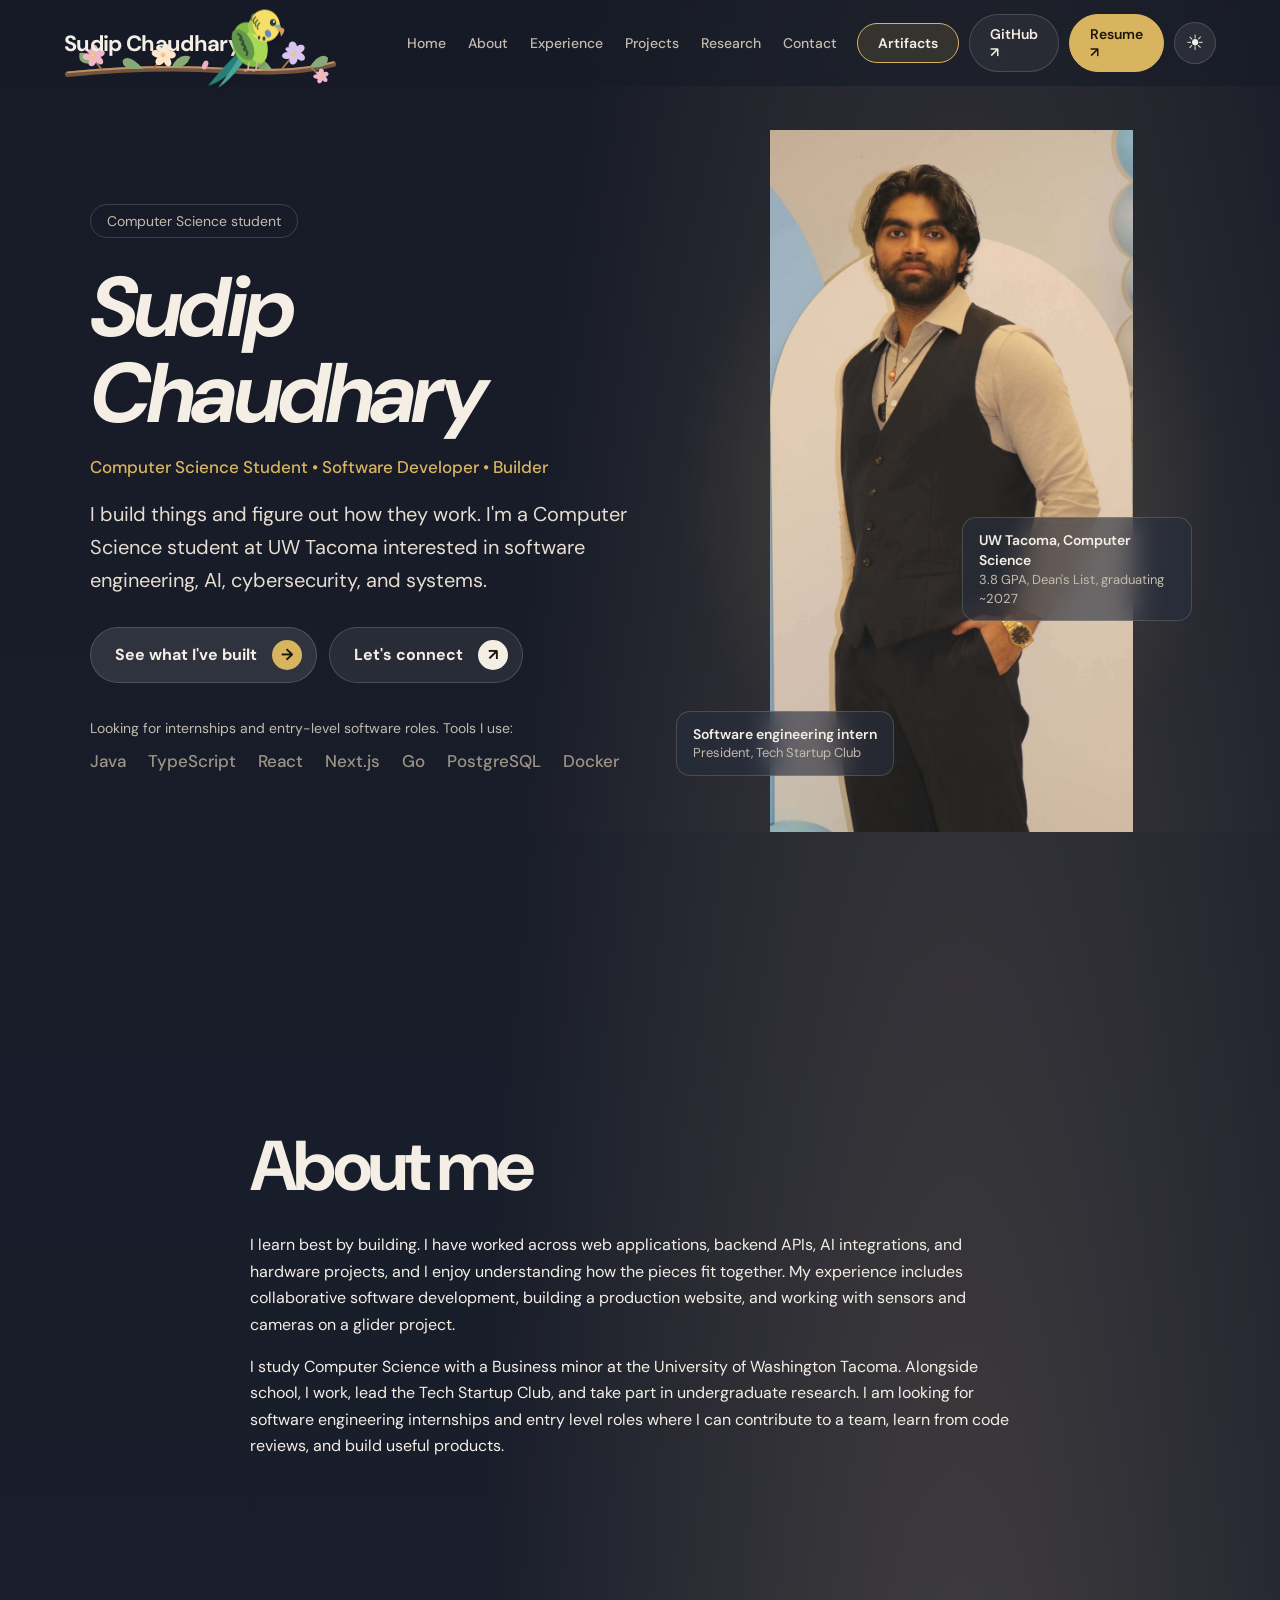
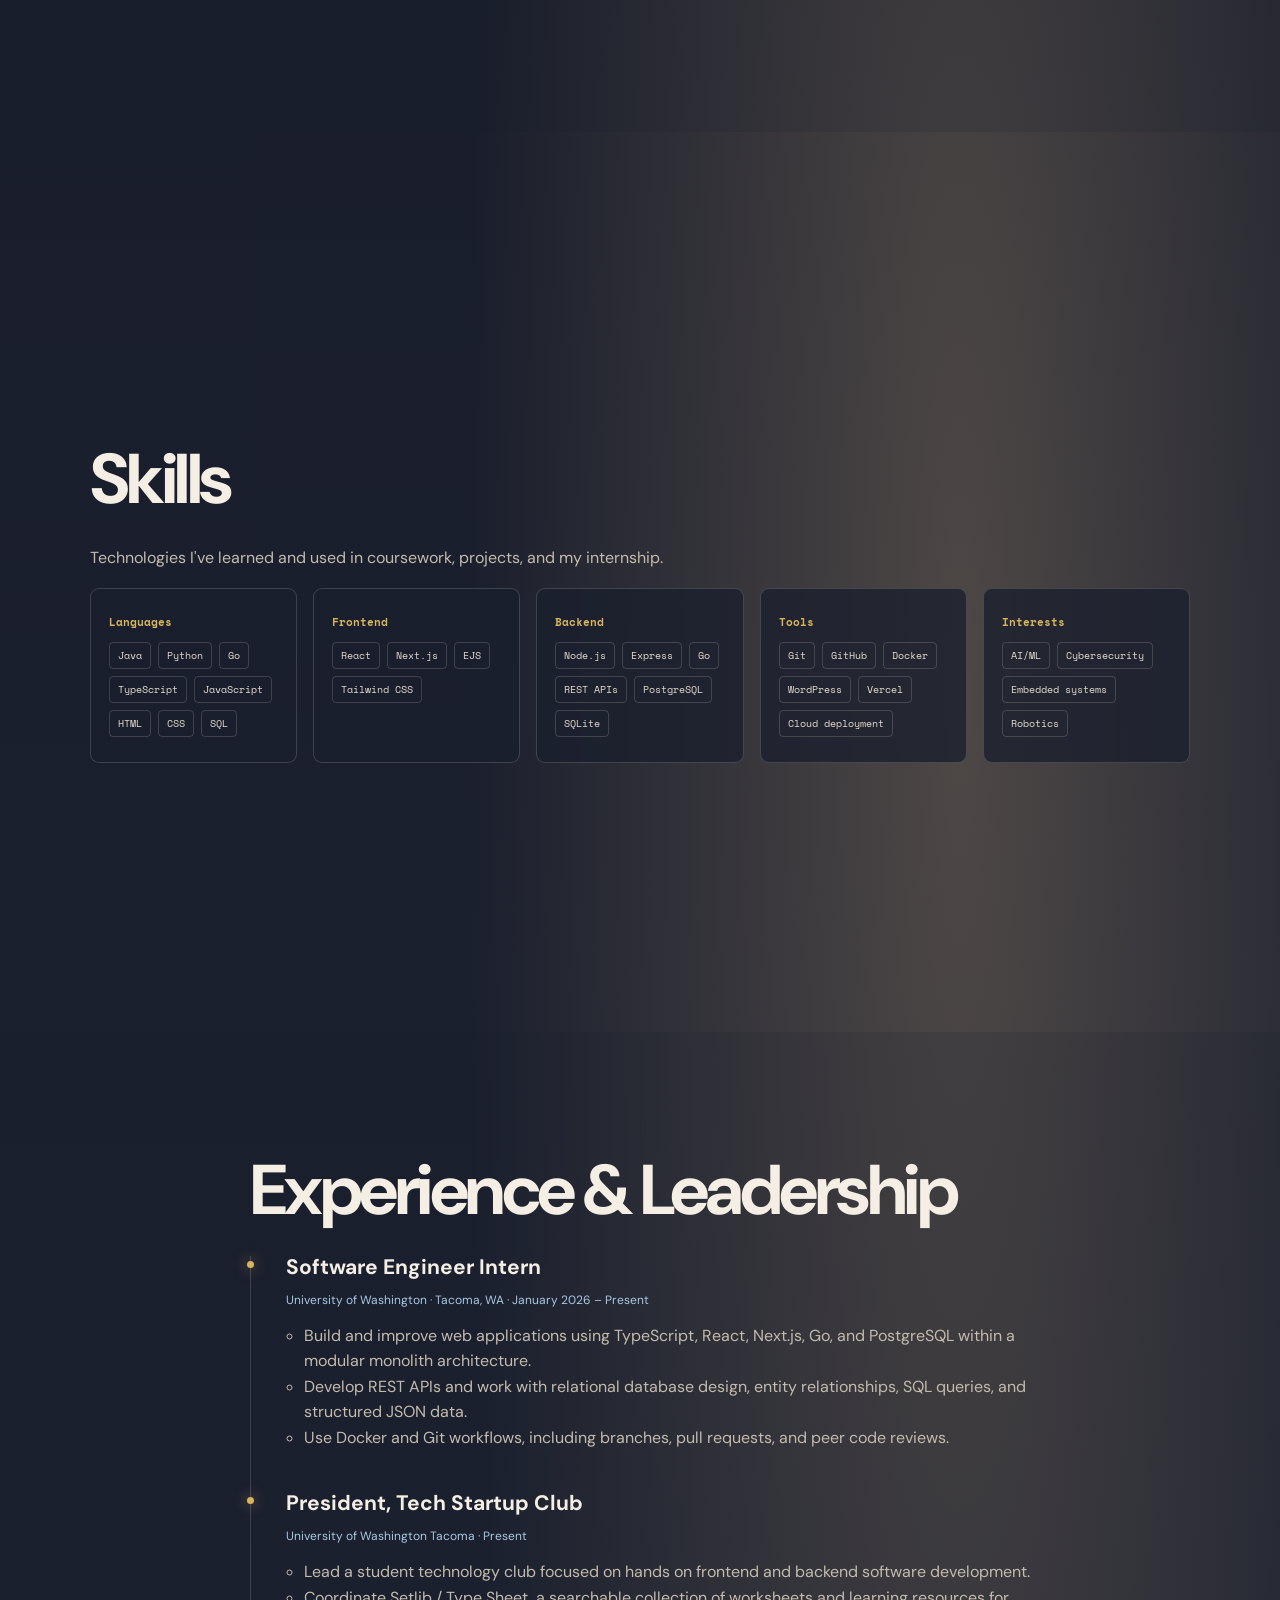
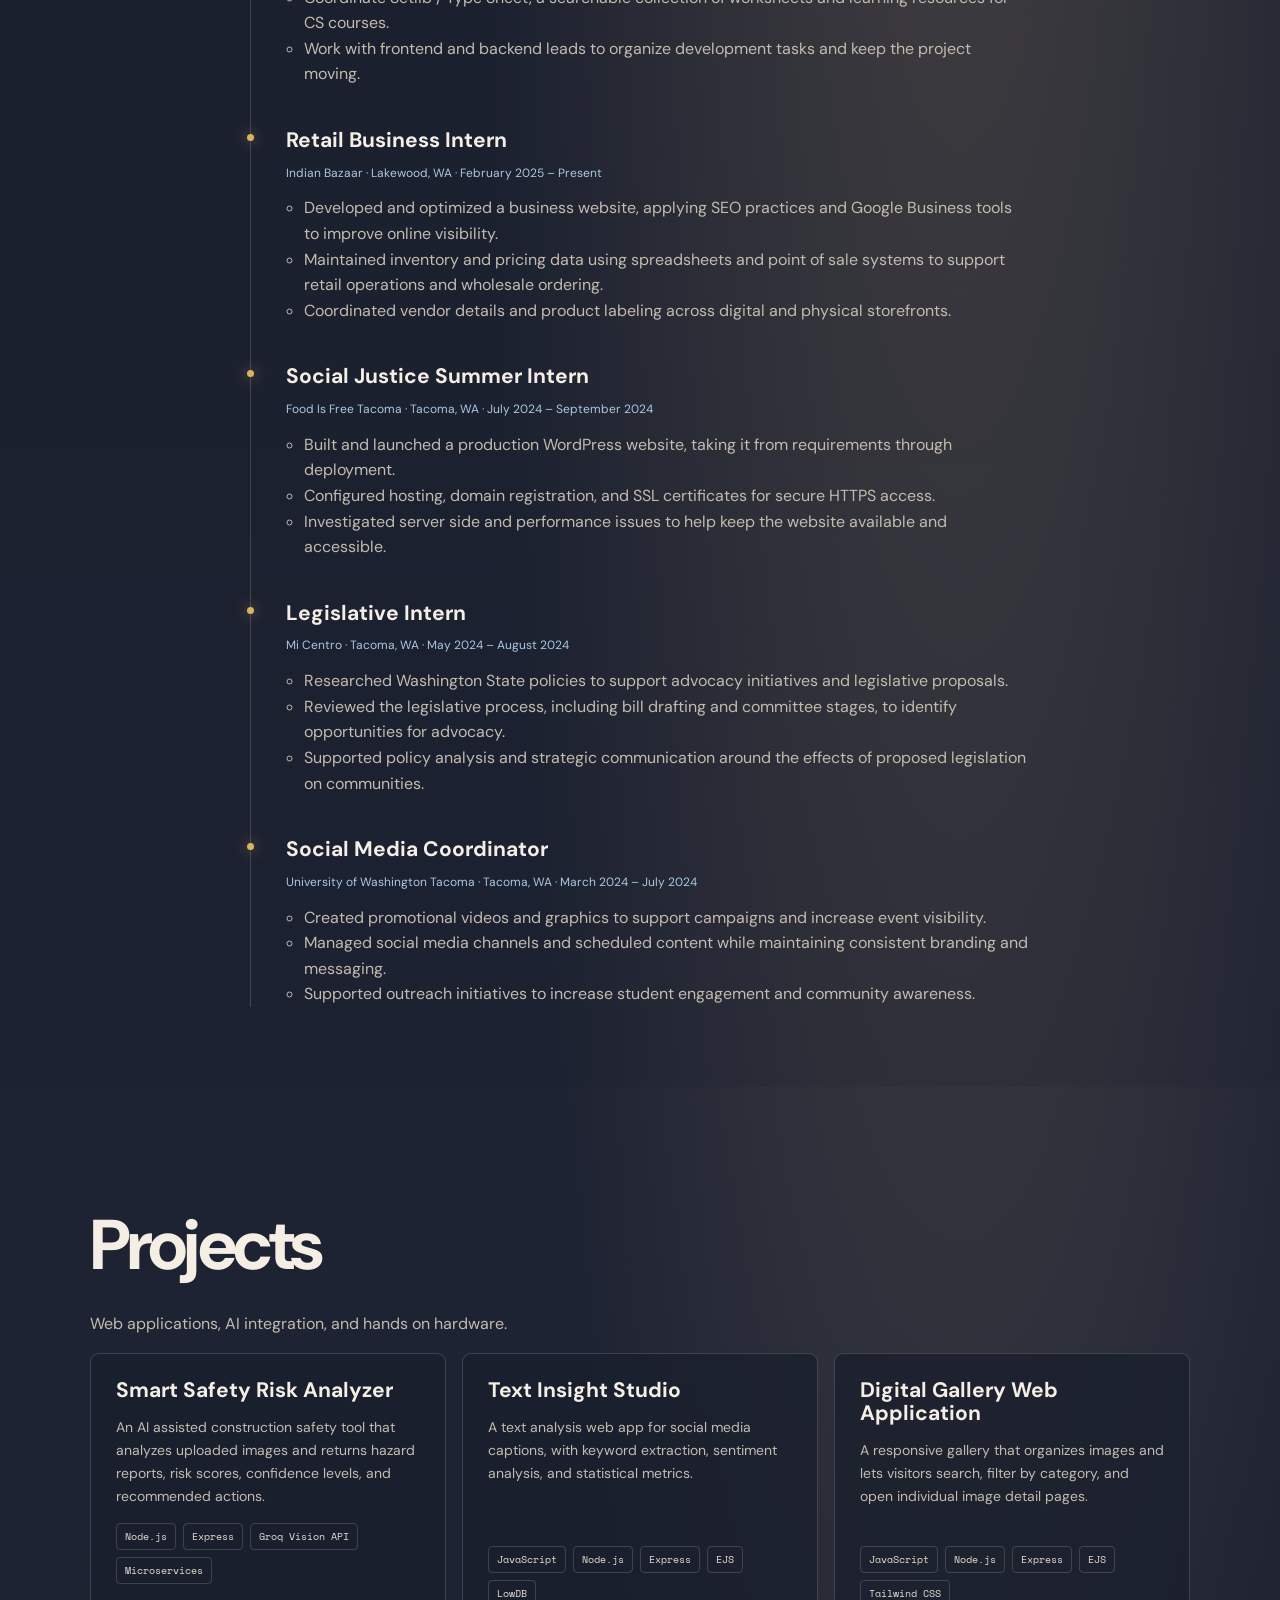
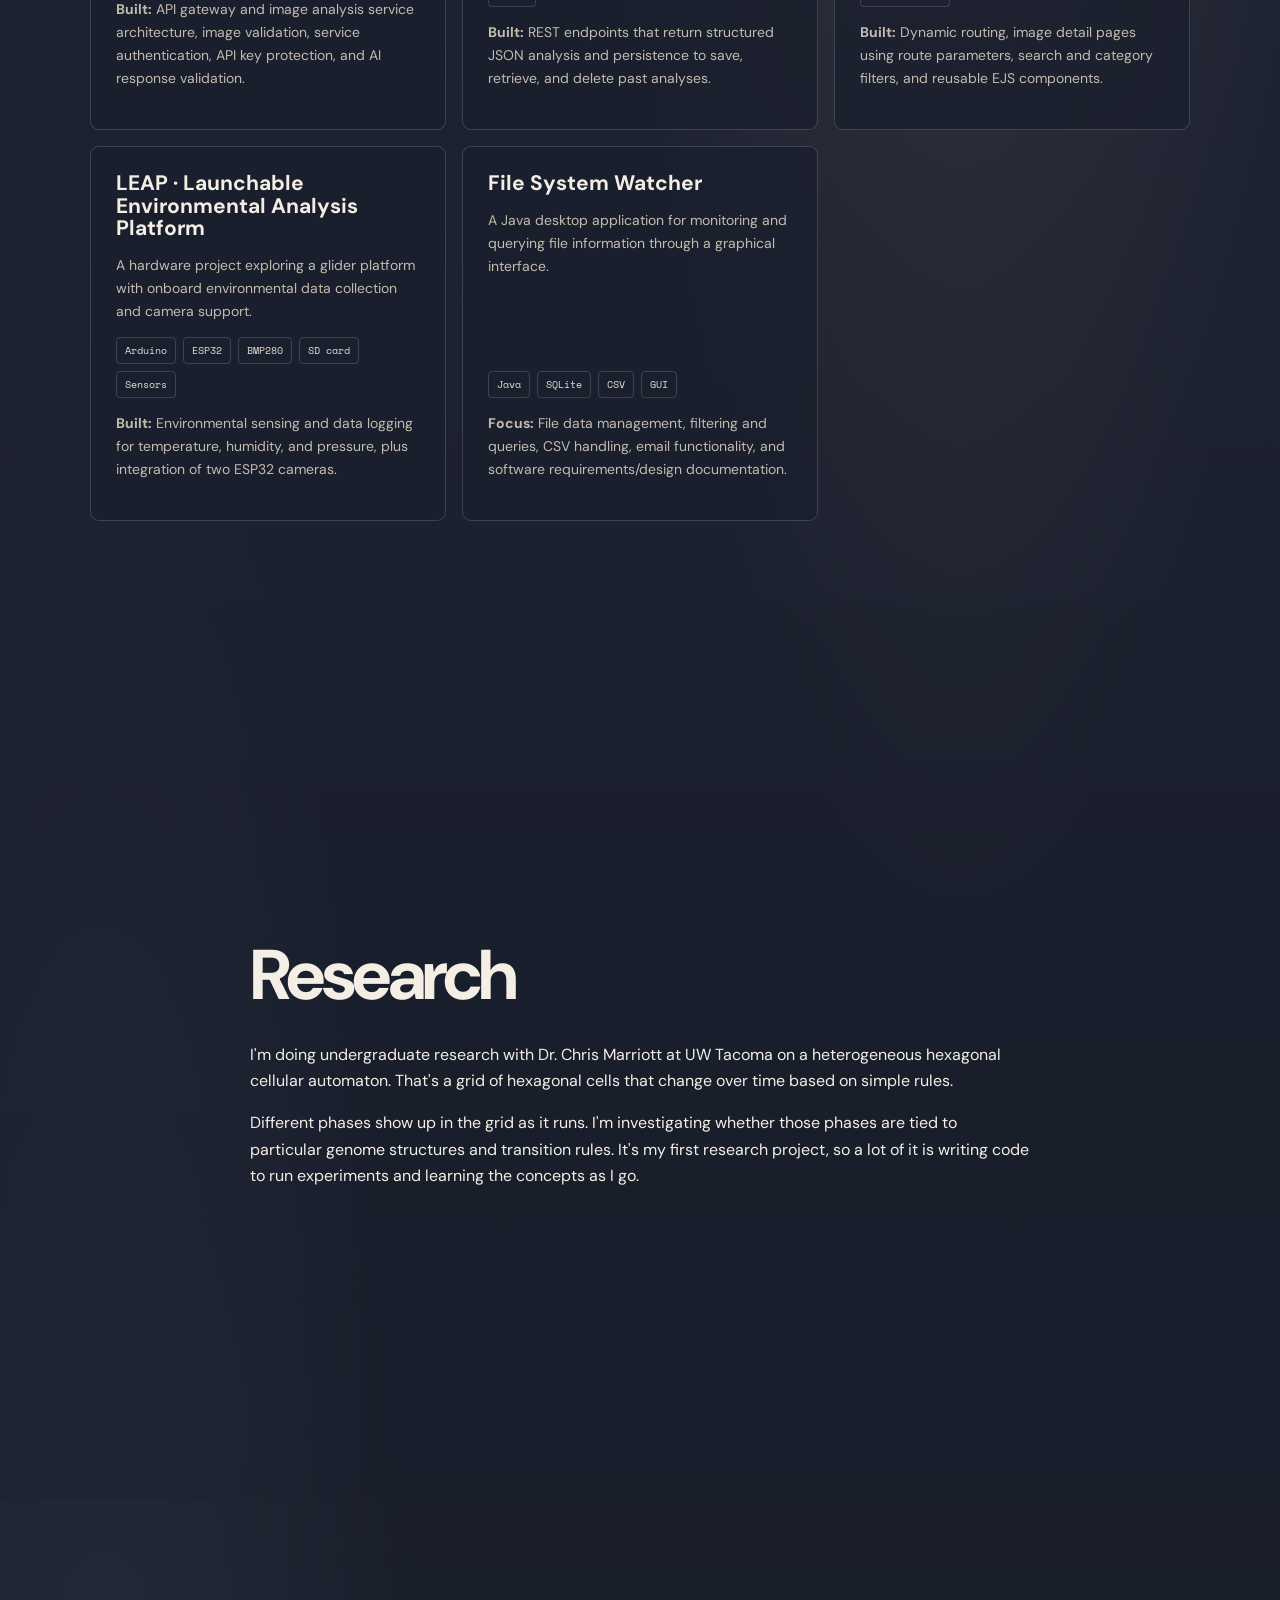
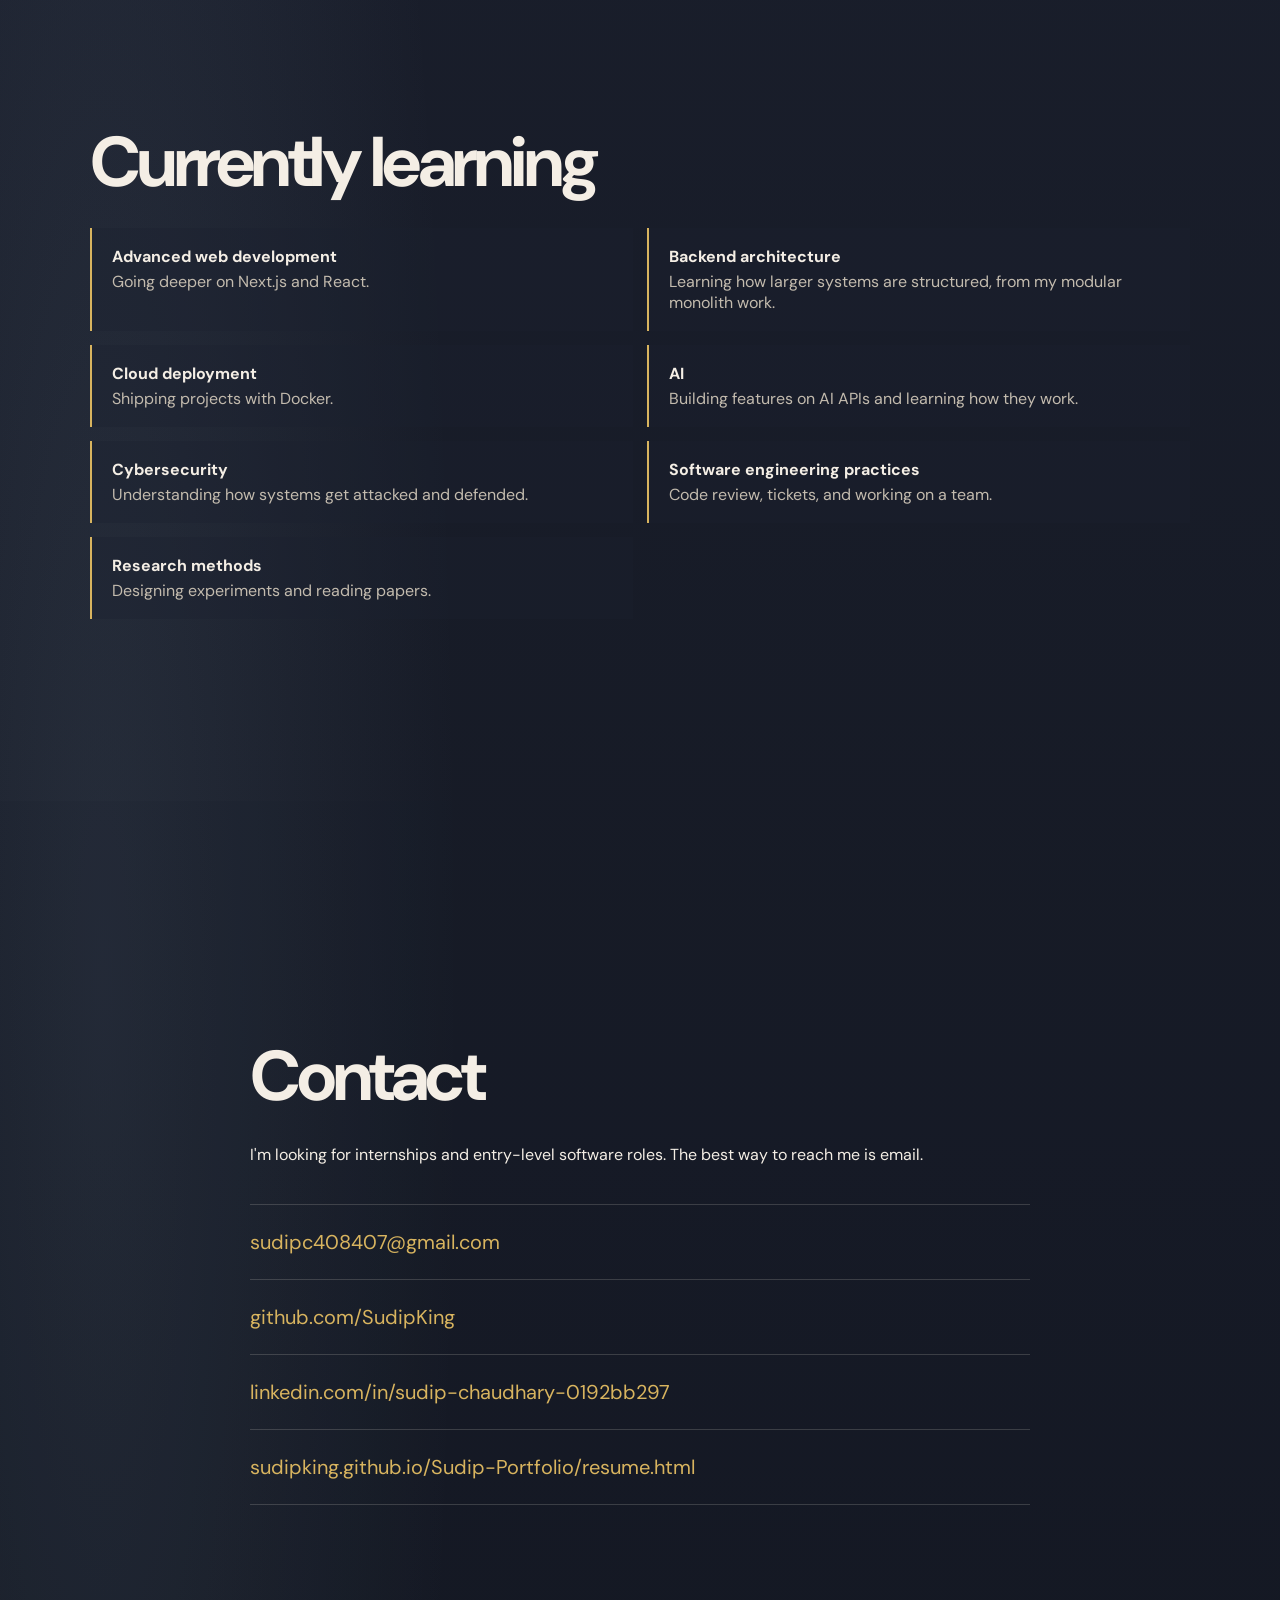
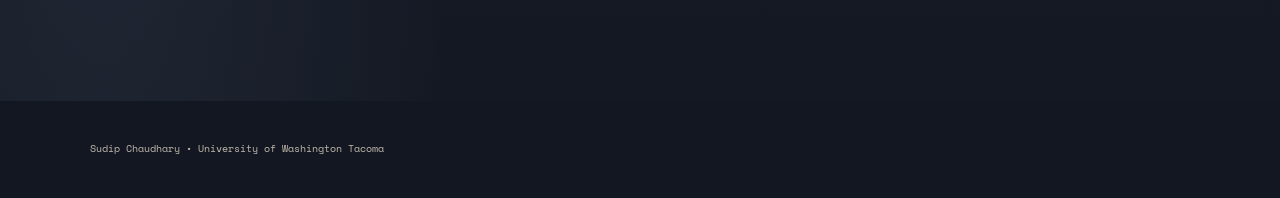
<file: index.html>
<!DOCTYPE html>
<html lang="en">
<head>
<meta charset="utf-8">
<meta name="viewport" content="width=device-width, initial-scale=1">
<title>Sudip Chaudhary | Computer Science & Software Engineering</title>
<meta name="description" content="Sudip Chaudhary is a UW Tacoma Computer Science student building software across web, AI, security, and systems.">
<link rel="preconnect" href="https://fonts.googleapis.com">
<link rel="preconnect" href="https://fonts.gstatic.com" crossorigin>
<link href="https://fonts.googleapis.com/css2?family=IBM+Plex+Sans:wght@400;500;600;700&display=swap" rel="stylesheet">
<script>
try { if (localStorage.getItem('portfolio-theme') === 'light') document.documentElement.dataset.theme = 'light'; } catch (_) {}
</script>
<link rel="stylesheet" href="css/style.css">
</head>
<body>
<a class="skip" href="#main">Skip to content</a>
<header class="nav"><a class="logo" href="#top">Sudip Chaudhary</a><svg class="parakeet-branch" viewBox="0 0 300 50" aria-hidden="true" focusable="false">
  <defs>
    <g id="perch-blossom">
      <path d="M0 0C-14-3-12-14-5-10C-4-22 9-20 8-9C20-14 24-1 12 2C23 12 12 20 5 10C0 23-12 17-7 7C-21 8-21-4-10-4Z" fill="currentColor"/>
      <circle r="3.5" fill="#edc46c"/><circle cx="-1" cy="-1" r="1" fill="#fff5d7"/>
    </g>
  </defs>
  <path d="M4 35Q100 26 175 31T294 24" fill="none" stroke="#76533e" stroke-width="6" stroke-linecap="round"/>
  <path d="M4 33Q100 24 175 29T294 22" fill="none" stroke="#bb9266" stroke-width="2" stroke-linecap="round"/>
  <path d="M42 31L31 17M98 29L109 13M238 29L252 12M269 27L280 38" fill="none" stroke="#9b7754" stroke-width="2"/>
  <g fill="#88aa76"><path d="M34 23Q14 26 17 12Q30 10 34 23ZM86 29Q71 12 64 20Q63 31 86 29ZM117 28Q125 11 138 16Q133 30 117 28ZM227 30Q213 10 207 20Q208 32 227 30ZM268 27Q280 10 288 17Q288 30 268 27Z"/></g>
  <g class="branch-blossoms">
    <use href="#perch-blossom" transform="translate(32 15) scale(.65)" style="color:#f1b6c8"/>
    <use href="#perch-blossom" transform="translate(108 14) scale(.7) rotate(18)" style="color:#ffe5cc"/>
    <use href="#perch-blossom" transform="translate(250 12) scale(.7) rotate(-12)" style="color:#d8c3ec"/>
    <use href="#perch-blossom" transform="translate(280 37) scale(.45)" style="color:#f1b6c8"/>
    <ellipse cx="154" cy="25" rx="3" ry="5" fill="#edb0c1" transform="rotate(25 154 25)"/>
  </g>
</svg><nav aria-label="Main"><a href="#top">Home</a><a href="#about">About</a><a href="#experience">Experience</a><a href="#projects">Projects</a><a href="#research">Research</a><a href="#contact">Contact</a></nav><div class="nav-cta"><a class="nav-artifacts" href="artifacts.html">Artifacts</a><a class="nav-github" href="https://github.com/SudipKing" target="_blank" rel="noopener">GitHub ↗</a><a class="nav-resume" href="resume.html">Resume ↗</a><button class="theme-toggle" type="button" aria-label="Switch to light mode" aria-pressed="false" title="Switch to light mode"><span class="theme-icon" aria-hidden="true">☀</span></button></div></header>
<main id="main" class="horizontal">
<section class="hero" id="top">
  <div class="wrap hero-grid">
    <div class="hero-copy">
      <span class="pill">Computer Science student</span>
      <h1>Sudip Chaudhary</h1>
      <p class="role">Computer Science Student • Software Developer • Builder</p>
      <p class="lead">I build things and figure out how they work. I'm a Computer Science student at UW Tacoma interested in software engineering, AI, cybersecurity, and systems.</p>
      <div class="btns">
        <a class="btn primary" href="#projects">See what I've built <span>→</span></a>
        <a class="btn" href="#contact">Let's connect <span>↗</span></a>
      </div>
      <p class="looking">Looking for internships and entry-level software roles. Tools I use:</p>
      <div class="strip" aria-label="Tools"><span>Java</span><span>TypeScript</span><span>React</span><span>Next.js</span><span>Go</span><span>PostgreSQL</span><span>Docker</span></div>
    </div>
    <div class="hero-photo">
      <img src="./assests/sudip.jpg" alt="Sudip Chaudhary" width="461" height="808">
      <div class="chip c1"><b>UW Tacoma, Computer Science</b>3.8 GPA, Dean's List, graduating ~2027</div>
      <div class="chip c2"><b>Software engineering intern</b>President, Tech Startup Club</div>
    </div>
  </div>
</section>
<section class="panel" id="about">
  <div class="wrap narrow">
    <h2>About me</h2>
    <p>I learn best by building. I have worked across web applications, backend APIs, AI integrations, and hardware projects, and I enjoy understanding how the pieces fit together. My experience includes collaborative software development, building a production website, and working with sensors and cameras on a glider project.</p>
    <p>I study Computer Science with a Business minor at the University of Washington Tacoma. Alongside school, I work, lead the Tech Startup Club, and take part in undergraduate research. I am looking for software engineering internships and entry level roles where I can contribute to a team, learn from code reviews, and build useful products.</p>
  </div>
</section>
<section class="panel alt" id="skills">
  <div class="wrap">
    <h2>Skills</h2>
    <p class="sub">Technologies I've learned and used in coursework, projects, and my internship.</p>
    <div class="skills">
      <div><h3>Languages</h3><ul class="tags"><li>Java</li><li>Python</li><li>Go</li><li>TypeScript</li><li>JavaScript</li><li>HTML</li><li>CSS</li><li>SQL</li></ul></div>
      <div><h3>Frontend</h3><ul class="tags"><li>React</li><li>Next.js</li><li>EJS</li><li>Tailwind CSS</li></ul></div>
      <div><h3>Backend</h3><ul class="tags"><li>Node.js</li><li>Express</li><li>Go</li><li>REST APIs</li><li>PostgreSQL</li><li>SQLite</li></ul></div>
      <div><h3>Tools</h3><ul class="tags"><li>Git</li><li>GitHub</li><li>Docker</li><li>WordPress</li><li>Vercel</li><li>Cloud deployment</li></ul></div>
      <div><h3>Interests</h3><ul class="tags"><li>AI/ML</li><li>Cybersecurity</li><li>Embedded systems</li><li>Robotics</li></ul></div>
    </div>
  </div>
</section>
<section class="panel" id="experience">
<div class="wrap narrow"><h2>Experience & Leadership</h2><ol class="timeline">
<li><h3>Software Engineer Intern</h3><p class="meta">University of Washington · Tacoma, WA · January 2026 – Present</p><ul><li>Build and improve web applications using TypeScript, React, Next.js, Go, and PostgreSQL within a modular monolith architecture.</li><li>Develop REST APIs and work with relational database design, entity relationships, SQL queries, and structured JSON data.</li><li>Use Docker and Git workflows, including branches, pull requests, and peer code reviews.</li></ul></li>
<li><h3>President, Tech Startup Club</h3><p class="meta">University of Washington Tacoma · Present</p><ul><li>Lead a student technology club focused on hands on frontend and backend software development.</li><li>Coordinate Setlib / Type Sheet, a searchable collection of worksheets and learning resources for CS courses.</li><li>Work with frontend and backend leads to organize development tasks and keep the project moving.</li></ul></li>
<li><h3>Retail Business Intern</h3><p class="meta">Indian Bazaar · Lakewood, WA · February 2025 – Present</p><ul><li>Developed and optimized a business website, applying SEO practices and Google Business tools to improve online visibility.</li><li>Maintained inventory and pricing data using spreadsheets and point of sale systems to support retail operations and wholesale ordering.</li><li>Coordinated vendor details and product labeling across digital and physical storefronts.</li></ul></li>
<li><h3>Social Justice Summer Intern</h3><p class="meta">Food Is Free Tacoma · Tacoma, WA · July 2024 – September 2024</p><ul><li>Built and launched a production WordPress website, taking it from requirements through deployment.</li><li>Configured hosting, domain registration, and SSL certificates for secure HTTPS access.</li><li>Investigated server side and performance issues to help keep the website available and accessible.</li></ul></li>
<li><h3>Legislative Intern</h3><p class="meta">Mi Centro · Tacoma, WA · May 2024 – August 2024</p><ul><li>Researched Washington State policies to support advocacy initiatives and legislative proposals.</li><li>Reviewed the legislative process, including bill drafting and committee stages, to identify opportunities for advocacy.</li><li>Supported policy analysis and strategic communication around the effects of proposed legislation on communities.</li></ul></li>
<li><h3>Social Media Coordinator</h3><p class="meta">University of Washington Tacoma · Tacoma, WA · March 2024 – July 2024</p><ul><li>Created promotional videos and graphics to support campaigns and increase event visibility.</li><li>Managed social media channels and scheduled content while maintaining consistent branding and messaging.</li><li>Supported outreach initiatives to increase student engagement and community awareness.</li></ul></li>
</ol></div></section>
<section class="panel alt" id="projects"><div class="wrap"><h2>Projects</h2><p class="sub">Web applications, AI integration, and hands on hardware.</p><div class="cards">
<article class="card"><h3>Smart Safety Risk Analyzer</h3><p>An AI assisted construction safety tool that analyzes uploaded images and returns hazard reports, risk scores, confidence levels, and recommended actions.</p><ul class="tags"><li>Node.js</li><li>Express</li><li>Groq Vision API</li><li>Microservices</li></ul><p class="mine"><strong>Built:</strong> API gateway and image analysis service architecture, image validation, service authentication, API key protection, and AI response validation.</p></article>
<article class="card"><h3>Text Insight Studio</h3><p>A text analysis web app for social media captions, with keyword extraction, sentiment analysis, and statistical metrics.</p><ul class="tags"><li>JavaScript</li><li>Node.js</li><li>Express</li><li>EJS</li><li>LowDB</li></ul><p class="mine"><strong>Built:</strong> REST endpoints that return structured JSON analysis and persistence to save, retrieve, and delete past analyses.</p></article>
<article class="card"><h3>Digital Gallery Web Application</h3><p>A responsive gallery that organizes images and lets visitors search, filter by category, and open individual image detail pages.</p><ul class="tags"><li>JavaScript</li><li>Node.js</li><li>Express</li><li>EJS</li><li>Tailwind CSS</li></ul><p class="mine"><strong>Built:</strong> Dynamic routing, image detail pages using route parameters, search and category filters, and reusable EJS components.</p></article>
<article class="card"><h3>LEAP · Launchable Environmental Analysis Platform</h3><p>A hardware project exploring a glider platform with onboard environmental data collection and camera support.</p><ul class="tags"><li>Arduino</li><li>ESP32</li><li>BMP280</li><li>SD card</li><li>Sensors</li></ul><p class="mine"><strong>Built:</strong> Environmental sensing and data logging for temperature, humidity, and pressure, plus integration of two ESP32 cameras.</p></article>
<article class="card"><h3>File System Watcher</h3><p>A Java desktop application for monitoring and querying file information through a graphical interface.</p><ul class="tags"><li>Java</li><li>SQLite</li><li>CSV</li><li>GUI</li></ul><p class="mine"><strong>Focus:</strong> File data management, filtering and queries, CSV handling, email functionality, and software requirements/design documentation.</p></article>
</div></div></section>
<section class="panel" id="research">
  <div class="wrap narrow">
    <h2>Research</h2>
    <p>I'm doing undergraduate research with Dr. Chris Marriott at UW Tacoma on a heterogeneous hexagonal cellular automaton. That's a grid of hexagonal cells that change over time based on simple rules.</p>
    <p>Different phases show up in the grid as it runs. I'm investigating whether those phases are tied to particular genome structures and transition rules. It's my first research project, so a lot of it is writing code to run experiments and learning the concepts as I go.</p>
  </div>
</section>
<section class="panel alt" id="learning">
  <div class="wrap">
    <h2>Currently learning</h2>
    <ul class="learn">
      <li><strong>Advanced web development</strong> Going deeper on Next.js and React.</li>
      <li><strong>Backend architecture</strong> Learning how larger systems are structured, from my modular monolith work.</li>
      <li><strong>Cloud deployment</strong> Shipping projects with Docker.</li>
      <li><strong>AI</strong> Building features on AI APIs and learning how they work.</li>
      <li><strong>Cybersecurity</strong> Understanding how systems get attacked and defended.</li>
      <li><strong>Software engineering practices</strong> Code review, tickets, and working on a team.</li>
      <li><strong>Research methods</strong> Designing experiments and reading papers.</li>
    </ul>
  </div>
</section>
<section class="panel" id="contact">
  <div class="wrap narrow">
    <h2>Contact</h2>
    <p>I'm looking for internships and entry-level software roles. The best way to reach me is email.</p>
    <ul class="contact-list">
      <li><a href="mailto:sudipc408407@gmail.com">sudipc408407@gmail.com</a></li>
      <li><a href="https://github.com/SudipKing" target="_blank" rel="noopener">github.com/SudipKing</a></li>
      <li><a href="https://www.linkedin.com/in/sudip-chaudhary-0192bb297" target="_blank" rel="noopener">linkedin.com/in/sudip-chaudhary-0192bb297</a></li>
      <li><a href="resume.html">sudipking.github.io/Sudip-Portfolio/resume.html</a></li>
    </ul>
  </div>
</section>
</main>
<footer><div class="wrap"><p>Sudip Chaudhary • University of Washington Tacoma</p></div></footer>
<canvas id="parakeet-bird" class="parakeet-bird" width="240" height="200" aria-hidden="true"></canvas>
<script src="js/theme.js"></script>
<script src="js/main.js"></script>
</body>
</html>
</file>
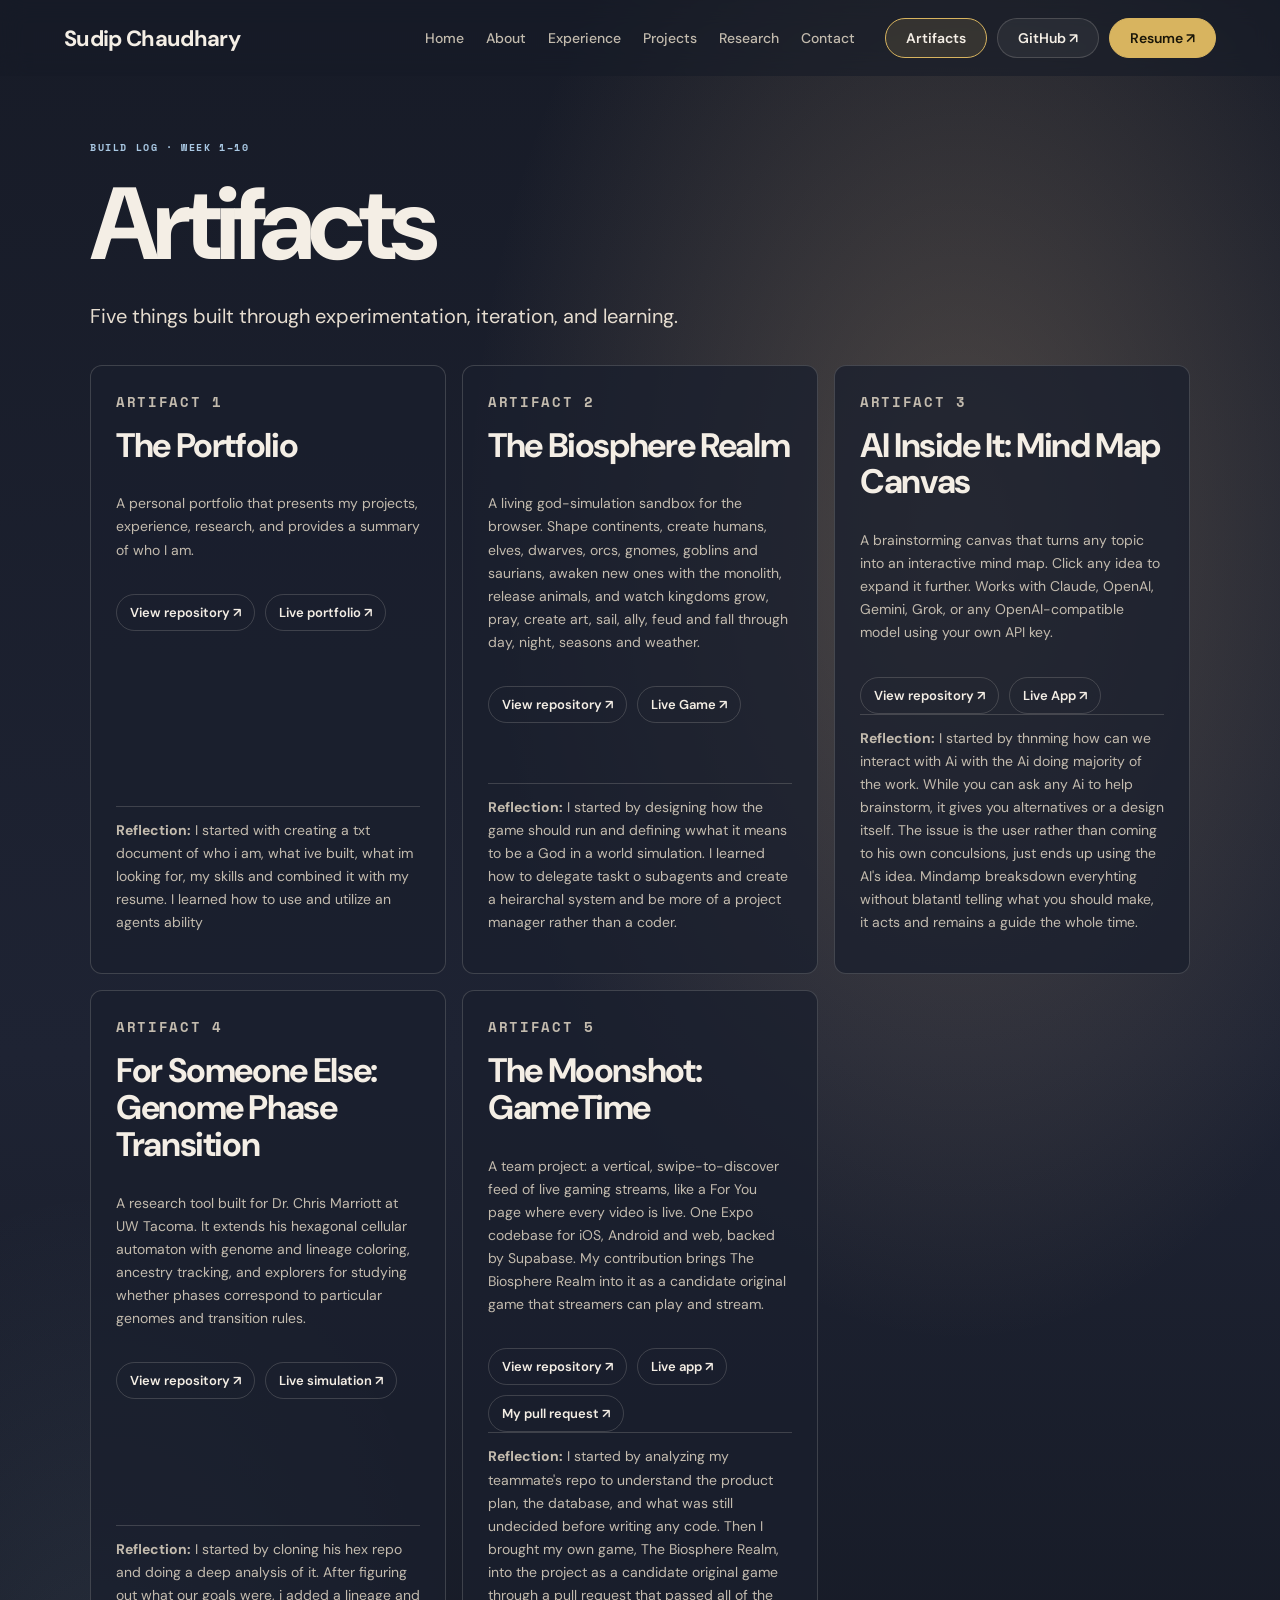
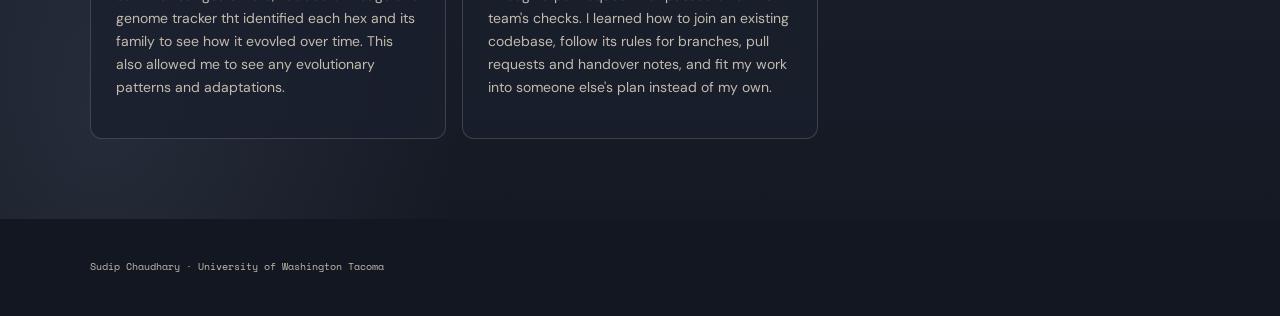
<file: artifacts.html>
<!doctype html>
<html lang="en">
<head>
<meta charset="utf-8">
<meta name="viewport" content="width=device-width,initial-scale=1">
<title>Artifacts | Sudip Chaudhary</title>
<meta name="description" content="Five artifacts documenting what I build, how my plans change, and what I learn along the way.">
<link rel="stylesheet" href="css/style.css">
<script>
try { if (localStorage.getItem('portfolio-theme') === 'light') document.documentElement.dataset.theme = 'light'; } catch (_) {}
</script>
</head>
<body>
<a class="skip" href="#main">Skip to content</a>
<header class="nav"><a class="logo" href="index.html#top">Sudip Chaudhary</a><nav aria-label="Main"><a href="index.html#top">Home</a><a href="index.html#about">About</a><a href="index.html#experience">Experience</a><a href="index.html#projects">Projects</a><a href="index.html#research">Research</a><a href="index.html#contact">Contact</a></nav><div class="nav-cta"><a class="nav-artifacts" href="artifacts.html" aria-current="page">Artifacts</a><a class="nav-github" href="https://github.com/SudipKing" target="_blank" rel="noopener">GitHub ↗</a><a class="nav-resume" href="resume.html">Resume ↗</a></div></header>
<main id="main" class="panel artifacts-page">
<div class="wrap">
<div class="artifacts-intro">
<p class="eyebrow">BUILD LOG · WEEK 1–10</p>
<h1>Artifacts</h1>
<p class="lead">Five things built through experimentation, iteration, and learning.</p>
</div>
  
<div class="artifact-grid">
<article class="artifact-card">
<p class="artifact-number">Artifact 1</p>
<h2>The Portfolio</h2>
<p>A personal portfolio that presents my projects, experience, research, and provides a summary of who I am.</p>
<div class="artifact-actions"><a class="artifact-link" href="https://github.com/SudipKing/Sudip-Portfolio" target="_blank" rel="noopener">View repository 
  ↗</a><a class="artifact-link" href="https://sudipking.github.io/Sudip-Portfolio/" target="_blank" rel="noopener">Live portfolio ↗</a></div>
<p class="artifact-reflection"><strong>Reflection:</strong> I started with creating a txt document of who i am, what ive built, what im looking for, my skills and combined it with my resume. I learned how to use and utilize an agents ability</p>
</article>
  
<article class="artifact-card">
<p class="artifact-number">Artifact 2</p>
<h2>The Biosphere Realm</h2>
<p>A living god-simulation sandbox for the browser. Shape continents, create humans, elves, dwarves, orcs, gnomes, goblins and saurians, awaken new ones with the monolith, release animals, and watch kingdoms grow, pray, create art, sail, ally, feud and fall through day, night, seasons and weather.</p>
<div class="artifact-actions"><a class="artifact-link" href="https://github.com/SudipKing/The-Biosphere-Realm" target="_blank" rel="noopener">View repository 
  ↗</a><a class="artifact-link" href="https://sudipking.github.io/The-Biosphere-Realm/" target="_blank" rel="noopener">Live Game ↗</a></div>
<p class="artifact-reflection"><strong>Reflection:</strong> I started by designing how the game should run and defining wwhat it means to be a God in a world simulation. I learned how to delegate taskt o subagents and create a heirarchal system and be more of a project manager rather than a coder.</p>
</article>
  
<article class="artifact-card">
<p class="artifact-number">Artifact 3</p>
<h2>AI Inside It: Mind Map Canvas</h2>
<p>A brainstorming canvas that turns any topic into an interactive mind map. Click any idea to expand it further. Works with Claude, OpenAI, Gemini, Grok, or any OpenAI-compatible model using your own API key.</p>
<div class="artifact-actions"><a class="artifact-link" href="https://github.com/SudipKing/Mind-Map-Canvas" target="_blank" rel="noopener">View repository 
  ↗</a><a class="artifact-link" href="https://sudipking.github.io/Mind-Map-Canvas/mindmap.html" target="_blank" rel="noopener">Live App ↗</a></div>
<p class="artifact-reflection"><strong>Reflection:</strong> I started by thnming how can we interact with Ai with the Ai doing majority of the work. While you can ask any Ai to help brainstorm, it gives you alternatives or a design itself. The issue is the user rather than coming to his own conculsions, just ends up using the AI's idea. Mindamp breaksdown everyhting without blatantl telling what you should make, it acts and remains a guide the whole time.</p>
</article>
  
<article class="artifact-card">
<p class="artifact-number">Artifact 4</p>
<h2>For Someone Else: Genome Phase Transition</h2>
<p>A research tool built for Dr. Chris Marriott at UW Tacoma. It extends his hexagonal cellular automaton with genome and lineage coloring, ancestry tracking, and explorers for studying whether phases correspond to particular genomes and transition rules.</p>
<div class="artifact-actions"><a class="artifact-link" href="https://github.com/SudipKing/Genome-Phase-Transition" target="_blank" rel="noopener">View repository 
  ↗</a><a class="artifact-link" href="https://sudipking.github.io/Genome-Phase-Transition/" target="_blank" rel="noopener">Live simulation ↗</a></div>
<p class="artifact-reflection"><strong>Reflection:</strong> I started by cloning his hex repo and doing a deep analysis of it. After figuring out what our goals were, i added a lineage and genome tracker tht identified each hex and its family to see how it evovled over time. This also allowed me to see any evolutionary patterns and adaptations.</p>
</article>
  
<article class="artifact-card">
<p class="artifact-number">Artifact 5</p>
<h2>The Moonshot: GameTime</h2>
<p>A team project: a vertical, swipe-to-discover feed of live gaming streams, like a For You page where every video is live. One Expo codebase for iOS, Android and web, backed by Supabase. My contribution brings The Biosphere Realm into it as a candidate original game that streamers can play and stream.</p>
<div class="artifact-actions"><a class="artifact-link" href="https://github.com/rresnik2/gametime" target="_blank" rel="noopener">View repository
  ↗</a><a class="artifact-link" href="https://gametime-gold.vercel.app/" target="_blank" rel="noopener">Live app ↗</a><a class="artifact-link" href="https://github.com/rresnik2/gametime/pull/5" target="_blank" rel="noopener">My pull request ↗</a></div>
<p class="artifact-reflection"><strong>Reflection:</strong> I started by analyzing my teammate's repo to understand the product plan, the database, and what was still undecided before writing any code. Then I brought my own game, The Biosphere Realm, into the project as a candidate original game through a pull request that passed all of the team's checks. I learned how to join an existing codebase, follow its rules for branches, pull requests and handover notes, and fit my work into someone else's plan instead of my own.</p>
</article>
  
</main>
<footer><div class="wrap"><p>Sudip Chaudhary · University of Washington Tacoma</p></div></footer>
<script src="js/theme.js"></script>
</body>
</html>
</file>
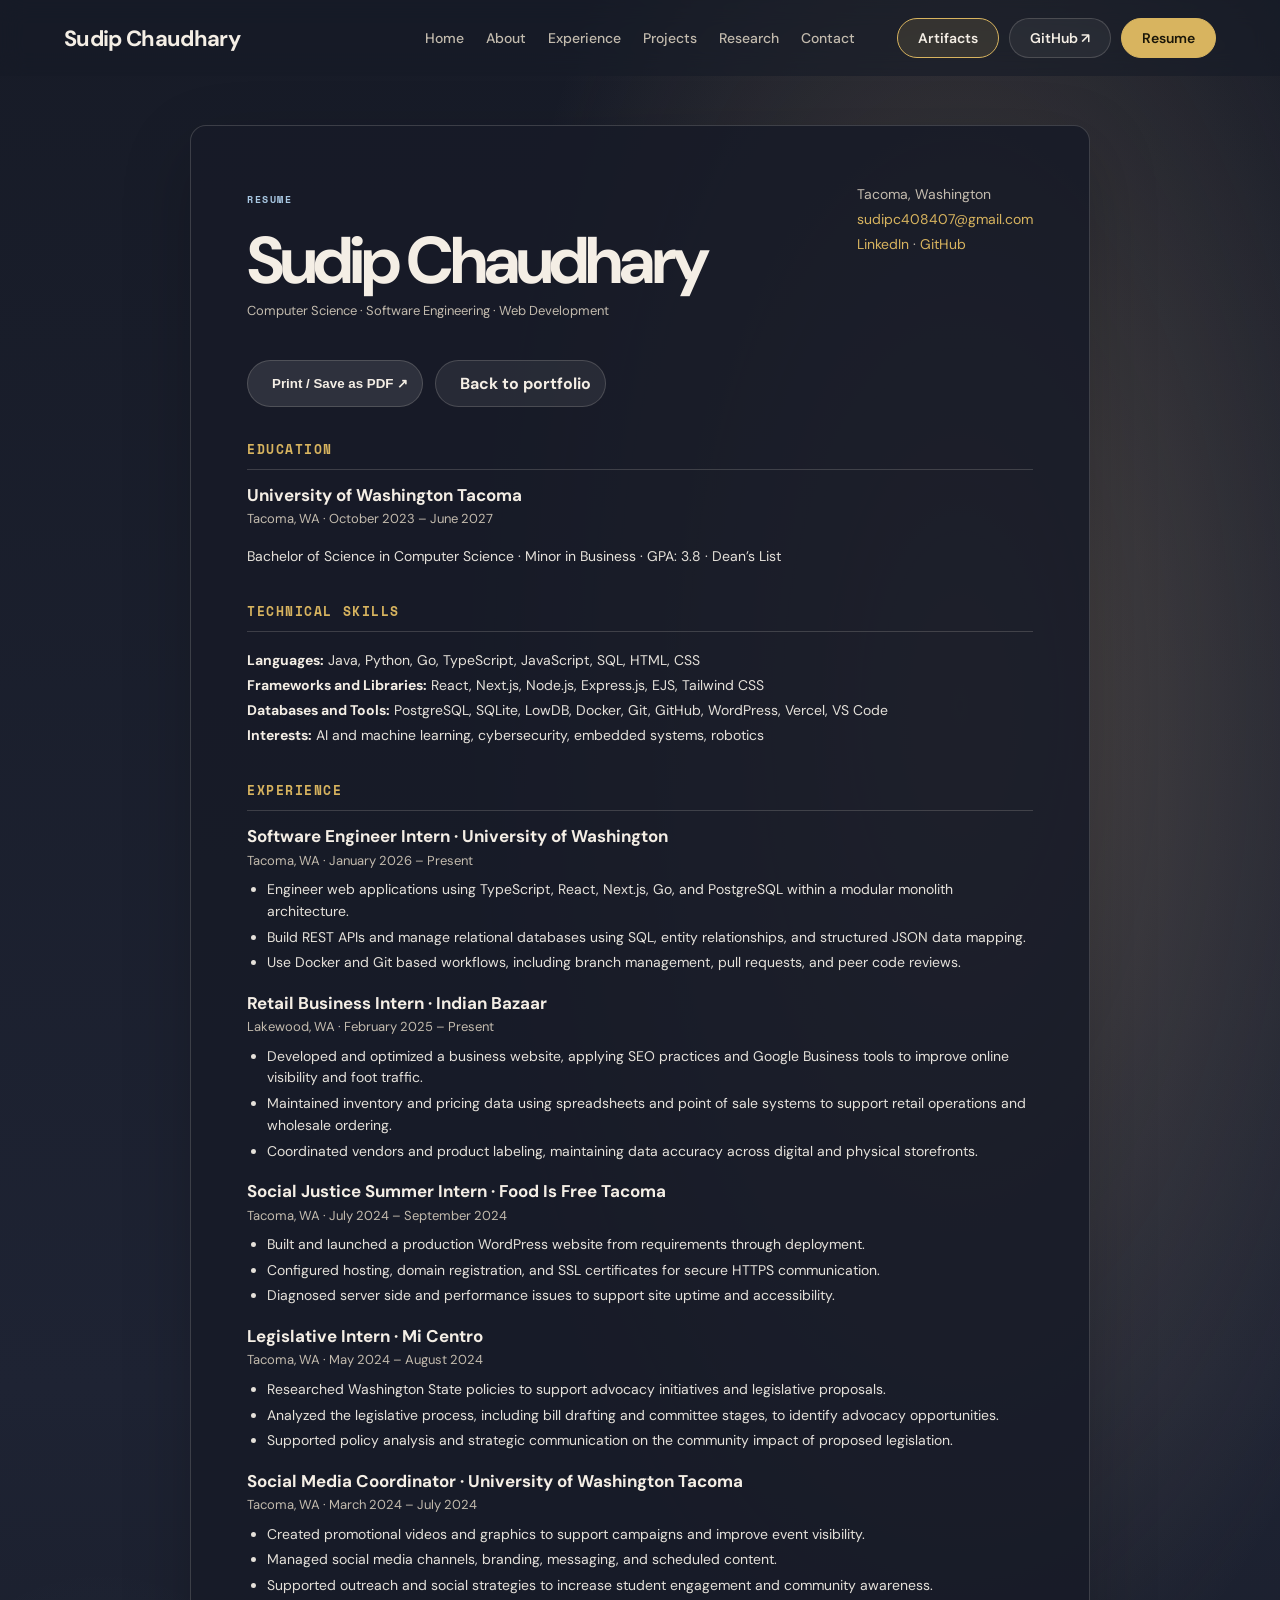
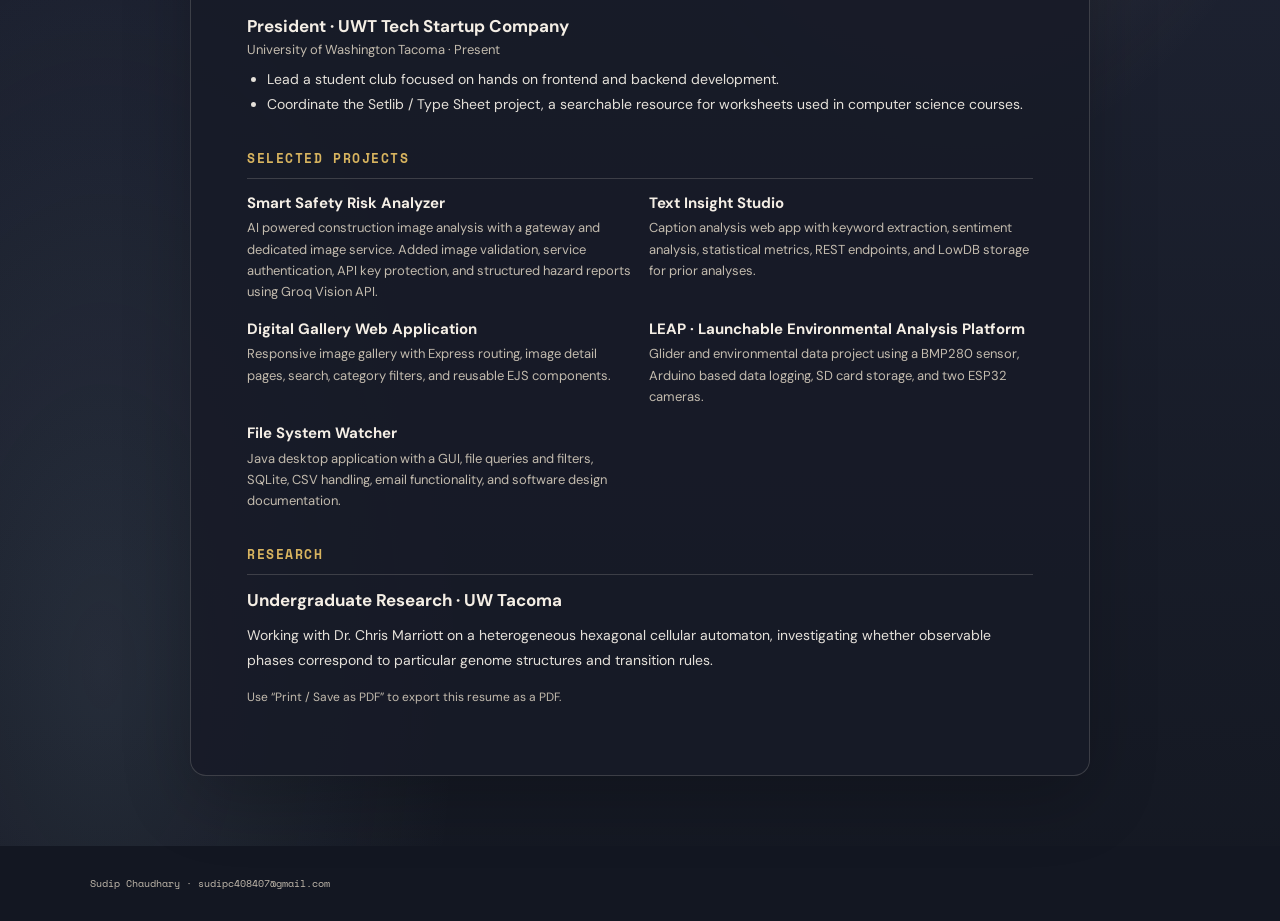
<file: resume.html>
<!doctype html>
<html lang="en">
<head>
<meta charset="utf-8">
<meta name="viewport" content="width=device-width,initial-scale=1">
<title>Resume | Sudip Chaudhary</title>
<meta name="description" content="Experience, technical skills, projects, and education for Sudip Chaudhary.">
<link rel="stylesheet" href="css/style.css">
<style>
.resume-page{padding-top:125px;padding-bottom:70px;align-items:flex-start}.resume-sheet{max-width:900px;background:rgba(23,27,39,.88);border:1px solid var(--line);border-radius:16px;padding:clamp(24px,5vw,56px);box-shadow:0 24px 70px rgba(0,0,0,.2)}.resume-head{display:flex;justify-content:space-between;gap:24px;align-items:flex-start;flex-wrap:wrap}.resume-head h1{font-size:clamp(42px,6vw,66px)}.resume-contact{color:var(--muted);font-size:14px;line-height:1.8}.resume-contact a{color:var(--accent);text-decoration:none}.resume-section{margin-top:32px}.resume-section h2{font:700 13px var(--mono);letter-spacing:.12em;text-transform:uppercase;color:var(--accent);padding-bottom:10px;border-bottom:1px solid var(--line);margin-bottom:16px}.resume-item{margin-bottom:20px}.resume-item:last-child{margin-bottom:0}.resume-item h3{font-size:17px}.resume-meta{font-size:13px;color:var(--muted);margin:4px 0 8px}.resume-item ul{padding-left:20px;margin:8px 0;color:#e5e1da;font-size:14px;line-height:1.55}.resume-item li{margin-bottom:4px}.resume-skills{font-size:14px;color:#e5e1da;line-height:1.8}.resume-skills strong{color:var(--text)}.resume-projects{display:grid;grid-template-columns:1fr 1fr;gap:18px}.resume-projects h3{font-size:15px}.resume-projects p{font-size:13px;color:var(--muted);margin:6px 0 0}.print-note{font-size:12px;color:var(--muted)}@media(max-width:650px){.resume-projects{grid-template-columns:1fr}.resume-sheet{padding:22px}.resume-head{display:block}}@media print{body{background:white!important;color:#111!important}.mountain-bg,.nav,footer,.resume-actions{display:none!important}.panel.resume-page{padding:0;display:block;min-height:0}.resume-sheet{max-width:none;border:0;box-shadow:none;background:white;color:#111;padding:0}.resume-contact,.resume-meta,.resume-item ul,.resume-skills,.resume-projects p{color:#333!important}.resume-section h2{color:#111!important;border-color:#bbb}.resume-contact a{color:#111}.resume-item{break-inside:avoid}.resume-projects{grid-template-columns:1fr 1fr}a{text-decoration:none}}
</style>
</head>
<body>
<header class="nav"><a class="logo" href="index.html#top">Sudip Chaudhary</a><nav aria-label="Main"><a href="index.html#top">Home</a><a href="index.html#about">About</a><a href="index.html#experience">Experience</a><a href="index.html#projects">Projects</a><a href="index.html#research">Research</a><a href="index.html#contact">Contact</a></nav><div class="nav-cta"><a class="nav-artifacts" href="artifacts.html">Artifacts</a><a class="nav-github" href="https://github.com/SudipKing" target="_blank" rel="noopener">GitHub ↗</a><a class="nav-resume" href="resume.html">Resume</a></div></header>
<main class="panel resume-page"><div class="wrap resume-sheet">
<div class="resume-head"><div><p class="eyebrow">RESUME</p><h1>Sudip Chaudhary</h1><p class="resume-meta">Computer Science · Software Engineering · Web Development</p></div><div class="resume-contact">Tacoma, Washington<br><a href="mailto:sudipc408407@gmail.com">sudipc408407@gmail.com</a><br><a href="https://www.linkedin.com/in/sudip-chaudhary-0192bb297" target="_blank" rel="noopener">LinkedIn</a> · <a href="https://github.com/SudipKing" target="_blank" rel="noopener">GitHub</a></div></div>
<div class="resume-actions btns"><button class="btn primary" onclick="window.print()">Print / Save as PDF ↗</button><a class="btn" href="index.html">Back to portfolio</a></div>
<section class="resume-section"><h2>Education</h2><div class="resume-item"><h3>University of Washington Tacoma</h3><p class="resume-meta">Tacoma, WA · October 2023 – June 2027</p><p class="resume-skills">Bachelor of Science in Computer Science · Minor in Business · GPA: 3.8 · Dean’s List</p></div></section>
<section class="resume-section"><h2>Technical Skills</h2><p class="resume-skills"><strong>Languages:</strong> Java, Python, Go, TypeScript, JavaScript, SQL, HTML, CSS<br><strong>Frameworks and Libraries:</strong> React, Next.js, Node.js, Express.js, EJS, Tailwind CSS<br><strong>Databases and Tools:</strong> PostgreSQL, SQLite, LowDB, Docker, Git, GitHub, WordPress, Vercel, VS Code<br><strong>Interests:</strong> AI and machine learning, cybersecurity, embedded systems, robotics</p></section>
<section class="resume-section"><h2>Experience</h2>
<div class="resume-item"><h3>Software Engineer Intern · University of Washington</h3><p class="resume-meta">Tacoma, WA · January 2026 – Present</p><ul><li>Engineer web applications using TypeScript, React, Next.js, Go, and PostgreSQL within a modular monolith architecture.</li><li>Build REST APIs and manage relational databases using SQL, entity relationships, and structured JSON data mapping.</li><li>Use Docker and Git based workflows, including branch management, pull requests, and peer code reviews.</li></ul></div>
<div class="resume-item"><h3>Retail Business Intern · Indian Bazaar</h3><p class="resume-meta">Lakewood, WA · February 2025 – Present</p><ul><li>Developed and optimized a business website, applying SEO practices and Google Business tools to improve online visibility and foot traffic.</li><li>Maintained inventory and pricing data using spreadsheets and point of sale systems to support retail operations and wholesale ordering.</li><li>Coordinated vendors and product labeling, maintaining data accuracy across digital and physical storefronts.</li></ul></div>
<div class="resume-item"><h3>Social Justice Summer Intern · Food Is Free Tacoma</h3><p class="resume-meta">Tacoma, WA · July 2024 – September 2024</p><ul><li>Built and launched a production WordPress website from requirements through deployment.</li><li>Configured hosting, domain registration, and SSL certificates for secure HTTPS communication.</li><li>Diagnosed server side and performance issues to support site uptime and accessibility.</li></ul></div>
<div class="resume-item"><h3>Legislative Intern · Mi Centro</h3><p class="resume-meta">Tacoma, WA · May 2024 – August 2024</p><ul><li>Researched Washington State policies to support advocacy initiatives and legislative proposals.</li><li>Analyzed the legislative process, including bill drafting and committee stages, to identify advocacy opportunities.</li><li>Supported policy analysis and strategic communication on the community impact of proposed legislation.</li></ul></div>
<div class="resume-item"><h3>Social Media Coordinator · University of Washington Tacoma</h3><p class="resume-meta">Tacoma, WA · March 2024 – July 2024</p><ul><li>Created promotional videos and graphics to support campaigns and improve event visibility.</li><li>Managed social media channels, branding, messaging, and scheduled content.</li><li>Supported outreach and social strategies to increase student engagement and community awareness.</li></ul></div>
<div class="resume-item"><h3>President · UWT Tech Startup Company</h3><p class="resume-meta">University of Washington Tacoma · Present</p><ul><li>Lead a student club focused on hands on frontend and backend development.</li><li>Coordinate the Setlib / Type Sheet project, a searchable resource for worksheets used in computer science courses.</li></ul></div>
</section>
<section class="resume-section"><h2>Selected Projects</h2><div class="resume-projects">
<div><h3>Smart Safety Risk Analyzer</h3><p>AI powered construction image analysis with a gateway and dedicated image service. Added image validation, service authentication, API key protection, and structured hazard reports using Groq Vision API.</p></div>
<div><h3>Text Insight Studio</h3><p>Caption analysis web app with keyword extraction, sentiment analysis, statistical metrics, REST endpoints, and LowDB storage for prior analyses.</p></div>
<div><h3>Digital Gallery Web Application</h3><p>Responsive image gallery with Express routing, image detail pages, search, category filters, and reusable EJS components.</p></div>
<div><h3>LEAP · Launchable Environmental Analysis Platform</h3><p>Glider and environmental data project using a BMP280 sensor, Arduino based data logging, SD card storage, and two ESP32 cameras.</p></div>
<div><h3>File System Watcher</h3><p>Java desktop application with a GUI, file queries and filters, SQLite, CSV handling, email functionality, and software design documentation.</p></div>
</div></section>
<section class="resume-section"><h2>Research</h2><div class="resume-item"><h3>Undergraduate Research · UW Tacoma</h3><p class="resume-skills">Working with Dr. Chris Marriott on a heterogeneous hexagonal cellular automaton, investigating whether observable phases correspond to particular genome structures and transition rules.</p></div></section>
<p class="print-note">Use “Print / Save as PDF” to export this resume as a PDF.</p>
</div></main><footer><div class="wrap">Sudip Chaudhary · sudipc408407@gmail.com</div></footer></body></html>
</file>
<file: css/style.css>
@import url('https://fonts.googleapis.com/css2?family=DM+Sans:ital,wght@0,400;0,500;0,600;0,700;1,700&family=Space+Mono:wght@400;700&display=swap');
:root{--bg:#171b27;--bg2:#1f2433;--surface:rgba(26,31,45,.78);--surface2:rgba(34,40,56,.72);--line:rgba(233,225,214,.18);--text:#f4eee5;--muted:#c3bbae;--accent:#d8b45f;--accent2:#a9c8e3;--font:"DM Sans",system-ui,sans-serif;--mono:"Space Mono",monospace}
*{box-sizing:border-box}html{scroll-behavior:smooth;scroll-snap-type:y proximity;background:var(--bg)}body{margin:0;background:linear-gradient(180deg,#18353a,#21484a 55%,#18383b);color:var(--text);font-family:var(--font);overflow-x:hidden;overflow-y:auto}a{color:inherit}.mountain-bg{position:fixed;inset:0;z-index:-2;overflow:hidden;background:linear-gradient(180deg,#294f58 0%,#396b68 48%,#214747 100%)}.stars{position:absolute;inset:0;opacity:.32;background-image:radial-gradient(#f0faef 1px,transparent 1px),radial-gradient(#f0faef 1px,transparent 1px);background-size:83px 71px,137px 109px}.ridge{position:absolute;left:-5%;width:110%;bottom:-2%;height:43%;clip-path:polygon(0 68%,8% 45%,17% 66%,27% 30%,36% 58%,46% 16%,56% 57%,66% 33%,77% 61%,87% 24%,95% 53%,100% 42%,100% 100%,0 100%)}.ridge.back{background:#315d5d;opacity:.85;bottom:11%}.ridge.front{background:#173b3d;height:34%;opacity:.98}
.nav{position:fixed;top:0;left:0;right:0;z-index:20;display:flex;justify-content:flex-end;align-items:center;min-height:76px;padding:14px 5vw;background:linear-gradient(180deg,rgba(22,27,40,.8),rgba(22,27,40,.28));backdrop-filter:blur(12px)}.nav nav{display:flex;align-items:center;gap:22px}.nav nav a,.nav-github{font:700 10px var(--mono);letter-spacing:.08em;text-transform:uppercase;text-decoration:none;color:#f4eee5;transition:.25s}.nav nav a:hover,.nav-github:hover{color:var(--accent);transform:translateY(-2px)}.nav-github{padding:9px 12px;border:1px solid var(--line);border-radius:5px}.nav-resume{background:var(--accent);color:#1a1608!important;border-color:var(--accent)!important}.nav-resume:hover{background:#f0d99a!important;color:#1a1608!important}
.skip{position:absolute;left:-999px}.skip:focus{left:10px;top:10px;z-index:30;background:var(--accent);color:#1a1608;padding:8px}
.panel{min-height:100vh;width:100%;padding:120px 7vw 80px;display:flex;align-items:center;scroll-snap-align:start;position:relative}.panel:nth-of-type(even){background:rgba(22,27,40,.15)}.wrap{width:min(1100px,100%);margin:0 auto}.narrow{max-width:780px;margin-left:auto;margin-right:auto}h1,h2,h3{line-height:1.08;margin:0}h1{font-size:clamp(52px,8vw,104px);letter-spacing:-.06em;max-width:850px}h2{font-size:clamp(42px,5.5vw,72px);letter-spacing:-.05em;margin-bottom:28px}h3{font-size:21px}p{line-height:1.65}.sub,.muted{color:var(--muted)}.role,.eyebrow{font:700 10px var(--mono);letter-spacing:.16em;color:var(--accent2);margin-bottom:18px}.lead{font-size:20px;color:#e6ddd0;max-width:700px}.hero{padding-top:130px}.hero-grid{display:grid;grid-template-columns:minmax(0,1.45fr) minmax(260px,.55fr);gap:70px;align-items:center}.hero h1 span{color:transparent;-webkit-text-stroke:1px rgba(242,247,243,.72)}.btns{display:flex;gap:12px;flex-wrap:wrap;margin-top:30px}.btn{display:inline-flex;align-items:center;gap:15px;padding:13px 18px;border:1px solid var(--line);border-radius:6px;text-decoration:none;font-weight:700;background:rgba(22,27,40,.38);transition:.25s}.btn.primary{background:var(--accent);color:#1a1608;border-color:var(--accent)}.btn:hover{transform:translateY(-6px) scale(1.025);box-shadow:0 18px 40px rgba(0,0,0,.28);border-color:var(--accent)}.now{padding:26px;background:rgba(22,27,40,.65);border:1px solid var(--line);border-radius:10px;box-shadow:0 20px 60px rgba(0,0,0,.18);transition:.35s}.now:hover{transform:translateY(-7px);background:rgba(34,40,56,.78);border-color:var(--accent2)}.now h2{font:700 11px var(--mono);letter-spacing:.1em;color:var(--accent2);margin-bottom:25px}.now dl{margin:0}.now dt{font-weight:700;font-size:12px;margin-top:15px}.now dd{margin:2px 0 0;color:var(--muted);font-size:13px}.two-col{display:grid;grid-template-columns:.7fr 1.3fr;gap:90px;align-items:center}.facts{display:grid;grid-template-columns:1fr 1fr;margin-top:30px;border-top:1px solid var(--line)}.facts div{padding:14px 0;border-bottom:1px solid var(--line);display:flex;gap:15px}.skills{display:grid;grid-template-columns:repeat(5,1fr);border-top:1px solid var(--line);border-bottom:1px solid var(--line)}.skills>div{padding:25px 18px;border-right:1px solid var(--line)}.skills>div:last-child{border:0}.skills h3{font:700 11px var(--mono);color:var(--accent);margin-bottom:12px}.tags{list-style:none;margin:0;padding:0;display:flex;flex-wrap:wrap;gap:7px}.tags li{border:1px solid var(--line);padding:5px 8px;border-radius:4px;font:10px var(--mono);color:#e6ddd0}.timeline{list-style:none;margin:0;padding:0;border-left:1px solid var(--line)}.timeline>li{position:relative;padding:0 0 42px 35px}.timeline>li:last-child{padding-bottom:0}.timeline>li:before{content:"";position:absolute;left:-4px;top:5px;width:7px;height:7px;border-radius:50%;background:var(--accent);box-shadow:0 0 14px rgba(216,180,95,.7)}.timeline .meta{font-size:12px;color:var(--accent2)}.timeline ul{padding-left:18px;color:var(--muted);line-height:1.6}.cards{display:grid;grid-template-columns:repeat(3,1fr);gap:16px}.card{background:var(--surface);border:1px solid var(--line);border-radius:9px;padding:25px;min-height:300px;display:flex;flex-direction:column;transition:.3s}.card:hover{transform:translateY(-8px);border-color:var(--accent2);box-shadow:0 22px 50px rgba(0,0,0,.2)}.card p{color:var(--muted);font-size:14px}.card .tags{margin-top:auto}.links{display:flex;gap:18px}.links a{color:var(--accent);font:700 10px var(--mono);text-decoration:none}.learn{list-style:none;padding:0;margin:0;display:grid;grid-template-columns:1fr 1fr;gap:14px}.learn li{padding:18px 20px;border-left:2px solid var(--accent);background:rgba(28,33,48,.35);color:var(--muted)}.learn strong{display:block;color:var(--text);margin-bottom:4px}.contact{max-width:780px}.contact-list{list-style:none;padding:0;margin:30px 0 0;border-top:1px solid var(--line)}.contact-list li{display:flex;justify-content:space-between;gap:20px;padding:17px 0;border-bottom:1px solid var(--line)}.contact-list span{color:var(--muted);font:10px var(--mono)}.contact-list a{color:var(--accent);text-decoration:none}.contact-list a:hover{text-decoration:underline}footer{padding:30px 7vw;color:var(--muted);font:10px var(--mono);background:#131722}
@media(max-width:900px){html{scroll-snap-type:y proximity}body{overflow-x:hidden;overflow-y:auto}.nav{justify-content:center;min-height:64px;padding:10px 4vw}.nav nav{gap:12px;flex-wrap:wrap;justify-content:center}.nav nav a,.nav-github{font-size:8px}.panel{min-height:auto;padding:115px 6vw 85px;align-items:flex-start}.hero{min-height:100svh;align-items:center}.hero-grid,.two-col{grid-template-columns:1fr;gap:38px}.hero-grid{width:100%}.hero h1{font-size:clamp(48px,13vw,78px)}.lead{font-size:17px}.skills{grid-template-columns:1fr 1fr}.skills>div:nth-child(2n){border-right:0}.cards{grid-template-columns:1fr}.learn{grid-template-columns:1fr}.now{max-width:620px;width:100%}}
@media(max-width:560px){.nav{align-items:center}.nav nav{gap:8px}.nav nav a,.nav-github{font-size:7px;padding:4px}.nav-resume{padding:7px!important}.panel{padding-left:5vw;padding-right:5vw}.skills{grid-template-columns:1fr}.skills>div{border-right:0;border-bottom:1px solid var(--line)}.skills>div:last-child{border-bottom:0}.contact-list li{display:block}.contact-list span{display:block;margin-bottom:5px}.btn{width:100%;justify-content:center}}
@media(prefers-reduced-motion:reduce){html{scroll-behavior:auto;scroll-snap-type:none}*,*:before,*:after{transition:none!important;animation:none!important}}

/* ===== Theme v2: palette from the photo (navy vest, sand shirt, gold watch, soft blue backdrop) ===== */
html,body{background:#171b27}
body{background:radial-gradient(55% 60% at 75% 28%,rgba(176,150,118,.34),transparent 70%),radial-gradient(40% 40% at 8% 90%,rgba(169,200,227,.10),transparent 70%),linear-gradient(180deg,#171b27,#1e2333 55%,#141822)}
.nav{display:grid;grid-template-columns:1fr auto 1fr;gap:20px;padding:14px 5vw;background:rgba(23,27,39,.6)}
.logo{font:700 22px var(--font);letter-spacing:-.03em;color:var(--text);text-decoration:none}
.nav nav{justify-content:center}.nav nav a{font:500 14px var(--font);letter-spacing:0;text-transform:none;color:var(--muted)}
.nav nav a:hover{color:var(--text)}
.nav-cta{display:flex;justify-content:flex-end;gap:10px}
.nav-cta a{font:600 14px var(--font);text-transform:none;letter-spacing:0;text-decoration:none;color:var(--text);padding:10px 20px;border:1px solid var(--line);border-radius:999px;background:rgba(255,255,255,.05);transition:.25s}
.nav-cta a:hover{border-color:var(--accent);transform:translateY(-2px)}
.nav-cta .nav-resume{background:var(--accent);color:#1a1608!important;border-color:var(--accent)}
.hero-grid{grid-template-columns:minmax(0,1.1fr) minmax(280px,.9fr);gap:40px;align-items:end}
.hero-copy{padding-bottom:60px}
.pill{display:inline-block;padding:7px 16px;border:1px solid var(--line);border-radius:999px;font-size:14px;color:var(--muted);margin-bottom:26px}
.hero h1{font-style:italic;font-weight:700;letter-spacing:-.045em;line-height:1.02;font-size:clamp(46px,6.6vw,92px)}
.role{font:500 17px var(--font);letter-spacing:0;color:var(--accent);margin:20px 0 14px}
.btn{border-radius:999px;padding:12px 14px 12px 24px;background:rgba(255,255,255,.07)}
.btn span{display:inline-grid;place-items:center;width:30px;height:30px;border-radius:50%;background:var(--text);color:#1a1608}
.btn.primary{background:rgba(255,255,255,.1);color:var(--text);border-color:var(--line)}
.btn.primary span{background:var(--accent)}
.looking{margin:34px 0 0;font-size:14px;color:var(--muted)}
.strip{display:flex;flex-wrap:wrap;gap:8px 22px;margin-top:10px;font:500 17px var(--font);color:#9b9385}
.hero-photo{position:relative;align-self:end;justify-self:center;width:min(430px,100%)}
.hero-photo:before{content:"";position:absolute;inset:6% -14% 4%;border-radius:50%;background:radial-gradient(closest-side,rgba(216,180,95,.22),transparent);z-index:0}
.hero-photo img{position:relative;display:block;width:100%;height:auto;max-height:78vh;object-fit:contain;object-position:bottom;z-index:1}
.chip{position:absolute;z-index:2;padding:12px 16px;background:rgba(40,46,62,.62);backdrop-filter:blur(14px);border:1px solid var(--line);border-radius:14px;font-size:13px;line-height:1.45;color:var(--muted);max-width:230px}
.chip b{display:block;color:var(--text);font-weight:600;font-size:14px}
.chip.c1{right:-6%;bottom:30%}.chip.c2{left:-14%;bottom:8%}
.contact-list{margin-top:36px}
.contact-list li{padding:24px 0;display:block}
.contact-list a{display:block;font-size:20px;word-break:break-all}
.contact-list li+li{margin-top:0}
@media(max-width:900px){
 .nav{display:flex;flex-wrap:wrap;justify-content:space-between;gap:8px 12px}
 .nav nav{order:3;width:100%;gap:14px;flex-wrap:wrap}.nav nav a{font-size:13px}
 .nav-cta a{padding:8px 14px;font-size:13px}.nav-github{display:none}
 .hero{padding-top:150px}.hero-grid{grid-template-columns:1fr}.hero-copy{padding-bottom:0}
 .hero-photo{width:min(360px,88%);margin-top:20px}.chip{position:static;max-width:none;margin-top:10px}
}
.hero{padding-left:7vw;padding-right:7vw}

/* Profile image */
.hero-photo img{display:block;width:100%;height:auto;max-height:78vh;object-fit:contain;object-position:center bottom;visibility:visible;opacity:1}

/* Budgie companion and flowering perch */
.logo{position:relative;z-index:2;white-space:nowrap}
.parakeet-branch{position:absolute;left:5vw;top:42px;width:275px;height:46px;pointer-events:none;z-index:1;overflow:visible}
.branch-blossoms{transform-box:fill-box;transform-origin:center bottom;animation:blossom-sway 5s ease-in-out infinite}
.parakeet-bird{position:fixed;left:0;top:0;width:120px;height:100px;z-index:40;pointer-events:none;transform-origin:top left;will-change:transform;filter:drop-shadow(0 3px 2px rgba(0,0,0,.18))}
@keyframes blossom-sway{0%,100%{transform:rotate(-1deg)}50%{transform:rotate(1.5deg)}}
@media(max-width:900px){.parakeet-branch{left:4vw;top:37px;width:210px;height:35px}}
@media(prefers-reduced-motion:reduce){.branch-blossoms{animation:none}.parakeet-bird{filter:none}}


/* === Portfolio theme toggle and skills hover (2026) === */
.nav-cta { align-items: center; }
.theme-toggle {
  display: inline-grid; place-items: center; flex: 0 0 42px;
  width: 42px; height: 42px; padding: 0;
  border: 1px solid var(--line); border-radius: 999px;
  background: rgba(255,255,255,.07); color: var(--text);
  font: 600 21px var(--font); cursor: pointer;
  transition: transform .25s, border-color .25s, background .25s, box-shadow .25s;
}
.theme-toggle:hover { transform: translateY(-2px); border-color: var(--accent); box-shadow: 0 0 18px rgba(216,180,95,.22); }
.theme-toggle:focus-visible { outline: 2px solid var(--accent); outline-offset: 3px; }
.theme-icon { line-height: 1; }

/* Treat each Skills category as a project-like card. */
.skills { border: 0; gap: 16px; }
.skills > div {
  min-width: 0; border: 1px solid var(--line) !important;
  border-radius: 9px; background: var(--surface);
  padding: 25px 18px;
  transition: transform .3s ease, border-color .3s ease,
              box-shadow .3s ease, background .3s ease;
}
.skills > div:hover {
  transform: translateY(-8px); border-color: var(--accent2) !important;
  background: var(--surface2);
  box-shadow: 0 22px 50px rgba(0,0,0,.2), 0 0 20px rgba(169,200,227,.12);
}
.skills .tags li { transition: background .2s, border-color .2s, color .2s, transform .2s; }
.skills .tags li:hover {
  background: rgba(216,180,95,.15); border-color: var(--accent);
  color: var(--text); transform: translateY(-2px);
}

/* Light mode: override the hard-coded dark colors used by the original design. */
html[data-theme="light"] {
  color-scheme: light;
  --bg: #f8f5ee;
  --bg2: #eee9df;
  --surface: rgba(255,255,255,.88);
  --surface2: rgba(255,252,244,.98);
  --line: rgba(57,65,76,.20);
  --text: #202838;
  --muted: #536071;
  --accent: #9b6c18;
  --accent2: #386b8b;
  background: var(--bg);
}
html[data-theme="light"] body {
  background: radial-gradient(55% 60% at 75% 28%,rgba(220,189,133,.22),transparent 70%),
              radial-gradient(40% 40% at 8% 90%,rgba(169,200,227,.22),transparent 70%),
              linear-gradient(180deg,#faf8f3,#eeeae2 55%,#f8f5ee);
}
html[data-theme="light"] .nav {
  background: rgba(250,248,243,.85);
  border-bottom: 1px solid var(--line);
}
html[data-theme="light"] .nav nav a,
html[data-theme="light"] .nav-github { color: var(--muted); }
html[data-theme="light"] .nav nav a:hover,
html[data-theme="light"] .nav-github:hover { color: var(--text); }
html[data-theme="light"] .nav-cta a,
html[data-theme="light"] .theme-toggle { background: rgba(255,255,255,.7); color: var(--text); }
html[data-theme="light"] .nav-cta .nav-resume {
  background: #d4ac59; border-color: #d4ac59; color: #1a1608 !important;
}
html[data-theme="light"] .lead,
html[data-theme="light"] .tags li { color: #344254; }
html[data-theme="light"] .strip { color: #596576; }
html[data-theme="light"] .btn,
html[data-theme="light"] .btn.primary { background: rgba(255,255,255,.78); color: var(--text); }
html[data-theme="light"] .btn span { background: #d4ac59; color: #1a1608; }
html[data-theme="light"] .chip { background: rgba(255,255,255,.86); }
html[data-theme="light"] .learn li { background: rgba(255,255,255,.68); }
html[data-theme="light"] .panel:nth-of-type(even) { background: rgba(166,150,124,.07); }
html[data-theme="light"] footer { background: #e7e3db; }
html[data-theme="light"] .skills > div:hover,
html[data-theme="light"] .card:hover { box-shadow: 0 22px 50px rgba(40,52,70,.14), 0 0 18px rgba(56,107,139,.10); }
html[data-theme="light"] .skills .tags li:hover { background: rgba(155,108,24,.12); }
@media (max-width: 900px) {
  .skills { grid-template-columns: repeat(2, minmax(0,1fr)); }
}
@media (max-width: 560px) {
  .skills { grid-template-columns: 1fr; }
  .theme-toggle { width: 36px; height: 36px; flex-basis: 36px; font-size: 18px; }
  .nav-cta { gap: 6px; }
}
@media (prefers-reduced-motion: reduce) {
  .skills > div, .skills .tags li, .theme-toggle { transition: none; }
}


/* Artifacts navigation and standalone page */
.nav-artifacts { background: rgba(216,180,95,.13) !important; border-color: var(--accent) !important; }
html[data-theme="light"] .nav-cta .nav-artifacts { background: rgba(155,108,24,.09) !important; color: var(--text) !important; }
.artifacts-page { min-height:100vh; padding-top:130px; padding-bottom:80px; align-items:flex-start; }
.artifacts-intro { max-width:800px; margin-bottom:32px; }
.artifacts-intro .eyebrow { margin-bottom:14px; }
.artifact-grid { display:grid; grid-template-columns:repeat(3,minmax(0,1fr)); gap:16px; }
.artifact-card { min-height:290px; padding:25px; display:flex; flex-direction:column; background:var(--surface); border:1px solid var(--line); border-radius:12px; transition:transform .25s,border-color .25s,box-shadow .25s; }
.artifact-card:hover { transform:translateY(-5px); border-color:var(--accent2); box-shadow:0 18px 44px rgba(0,0,0,.18); }
.artifact-number { color:var(--accent); font:700 11px var(--mono); letter-spacing:.12em; text-transform:uppercase; margin:0 0 16px; }
.artifact-card h2 { font-size:clamp(25px,3vw,34px); margin:0 0 14px; letter-spacing:-.04em; }
.artifact-card p { color:var(--muted); font-size:14px; }
.artifact-card .artifact-reflection { margin-top:auto; padding-top:12px; border-top:1px solid var(--line); }
.artifact-actions { display:flex; flex-wrap:wrap; gap:10px; margin-top:18px; }
.artifact-link { display:inline-flex; align-items:center; width:fit-content; padding:9px 13px; border:1px solid var(--line); border-radius:999px; text-decoration:none; font-size:13px; font-weight:600; transition:background .2s,border-color .2s; }
.artifact-link:hover { border-color:var(--accent); background:rgba(216,180,95,.12); }
.artifact-status { display:inline-block; align-self:flex-start; padding:5px 9px; border:1px solid var(--line); border-radius:999px; color:var(--muted); font:10px var(--mono); margin-top:4px; }
.artifact-note { max-width:800px; margin-top:30px; padding:20px 22px; border-left:2px solid var(--accent); background:rgba(28,33,48,.35); color:var(--muted); font-size:14px; }
@media(max-width:900px){ .artifact-grid{grid-template-columns:repeat(2,minmax(0,1fr));} .artifacts-page{padding-top:150px;} }
@media(max-width:600px){ .artifact-grid{grid-template-columns:1fr;} .artifact-card{min-height:250px;} }
</file>
